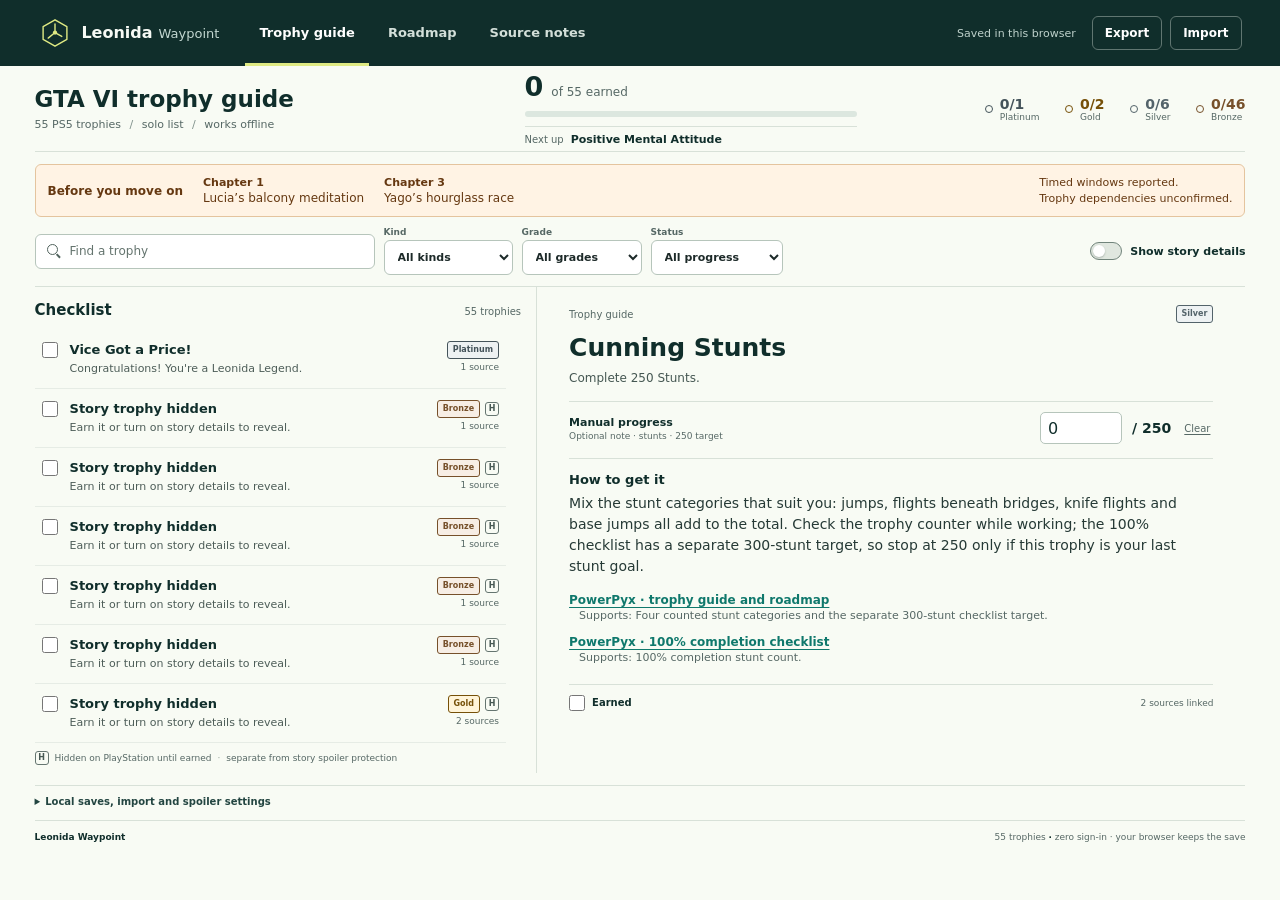
<file: app/index.html>
<!doctype html>
<html lang="en">
<head>
  <meta charset="utf-8">
  <meta name="viewport" content="width=device-width, initial-scale=1">
  <meta name="color-scheme" content="light">
  <meta name="theme-color" content="#102e2b">
  <title>Leonida Waypoint | GTA VI trophy guide</title>
  <link rel="stylesheet" href="style.css">
</head>
<body>
  <a class="skip-link" href="#main">Skip to guide</a>
  <header class="masthead">
    <a class="brand" href="#guide" aria-label="Leonida Waypoint home">
      <svg class="brand-mark" viewBox="0 0 40 40" aria-hidden="true"><path d="M20 4.5 34 12.5v15L20 35.5 6 27.5v-15z"/><path d="M20 9.5v10l8 4.5M12 26l8-6.5"/><circle cx="20" cy="19.5" r="2.5"/></svg>
      <span class="brand-type"><strong>Leonida</strong><span>Waypoint</span></span>
    </a>
    <nav class="primary-nav" aria-label="Guide sections">
      <button class="nav-tab is-active" type="button" data-view="guide" aria-current="page">Trophy guide</button>
      <button class="nav-tab" type="button" data-view="roadmap">Roadmap</button>
      <button class="nav-tab" type="button" data-view="sources">Source notes</button>
    </nav>
    <div class="head-actions">
      <span class="save-state" id="save-state" role="status">Saved in this browser</span>
      <button class="quiet-button" id="export-progress" type="button">Export</button>
      <button class="quiet-button" type="button" id="show-import">Import</button>
    </div>
  </header>

  <main id="main">
    <section class="overview" aria-labelledby="page-title">
      <div class="overview-title">
        <h1 id="page-title">GTA VI trophy guide</h1>
        <p>55 PS5 trophies <span class="separator" aria-hidden="true">/</span> solo list <span class="separator" aria-hidden="true">/</span> works offline</p>
      </div>
      <div class="progress-summary">
        <div class="progress-readout"><strong id="earned-total">0</strong><span>of 55 earned</span></div>
        <div class="progress-track" role="progressbar" aria-label="Trophy progress" aria-valuemin="0" aria-valuemax="55" aria-valuenow="0" id="progress-track"><span id="progress-fill"></span></div>
        <button class="next-up-action" id="next-up-action" type="button" aria-label="Open the next suggested trophy guide"><span>Next up</span><strong id="next-up-name">Loading route</strong></button>
      </div>
      <div class="medal-tally" aria-label="Trophies by grade">
        <span class="medal-count platinum"><i aria-hidden="true"></i><b id="earned-platinum">0/1</b><small>Platinum</small></span>
        <span class="medal-count gold"><i aria-hidden="true"></i><b id="earned-gold">0/2</b><small>Gold</small></span>
        <span class="medal-count silver"><i aria-hidden="true"></i><b id="earned-silver">0/6</b><small>Silver</small></span>
        <span class="medal-count bronze"><i aria-hidden="true"></i><b id="earned-bronze">0/46</b><small>Bronze</small></span>
      </div>
    </section>

    <section class="view-panel" id="guide-view" aria-label="Trophy checklist and guide">
      <aside class="timing-watch" aria-label="Chapter timing precautions">
        <strong>Before you move on</strong>
        <button type="button" data-open-trophy="28"><b>Chapter 1</b><span>Lucia’s balcony meditation</span></button>
        <button type="button" data-open-trophy="25"><b>Chapter 3</b><span>Yago’s hourglass race</span></button>
        <p>Timed windows reported.<br>Trophy dependencies unconfirmed.</p>
      </aside>
      <div class="finder-bar">
        <label class="search-control" for="search-trophies"><span class="search-symbol" aria-hidden="true"></span><span class="visually-hidden">Search visible trophies</span><input id="search-trophies" type="search" placeholder="Find a trophy" autocomplete="off"></label>
        <label class="filter-control"><span>Kind</span><select id="kind-filter"><option value="all">All kinds</option><option value="story">Story</option><option value="missable">Missable</option><option value="collectibles">Collectibles</option><option value="activities">Activities</option><option value="online">Online</option></select></label>
        <label class="filter-control"><span>Grade</span><select id="grade-filter"><option value="all">All grades</option><option value="platinum">Platinum</option><option value="gold">Gold</option><option value="silver">Silver</option><option value="bronze">Bronze</option></select></label>
        <label class="filter-control"><span>Status</span><select id="status-filter"><option value="all">All progress</option><option value="unearned">Not earned</option><option value="earned">Earned</option></select></label>
        <label class="spoiler-control"><input id="spoiler-toggle" type="checkbox"><span class="switch" aria-hidden="true"></span><span>Show story details</span></label>
      </div>
      <div class="workbench">
        <section class="list-pane" aria-labelledby="list-title">
          <div class="pane-heading"><h2 id="list-title">Checklist</h2><span id="result-count">55 trophies</span></div>
          <div class="list-scroll" id="trophy-list" role="list" aria-label="Trophy checklist"></div>
          <div class="empty-results" id="empty-results" hidden>
            <strong>No trophies match those filters.</strong>
            <p>Clear the search and filters to browse your full list.</p>
            <button class="text-button" id="clear-filters" type="button">Clear filters</button>
          </div>
          <p class="list-footnote"><span class="hidden-mark" aria-hidden="true">H</span>Hidden on PlayStation until earned <span class="footnote-divider">·</span> separate from story spoiler protection</p>
        </section>
        <article class="detail-pane" id="trophy-detail" tabindex="-1" aria-live="polite" aria-atomic="true"></article>
      </div>
    </section>

    <section class="view-panel secondary-view" id="roadmap-view" aria-labelledby="roadmap-heading" hidden>
      <div class="section-intro"><p class="section-kicker">A low-risk route</p><h2 id="roadmap-heading">Build progress as you go, clean up after the story</h2><p>The official list has no online trophies. Story-related trophies unlock along the campaign; the cited guides say the 100% checklist remains available in free roam. Keep one manual save before the first chapter closes while the meditation requirement remains uncertain.</p></div>
      <div class="roadmap-benchmarks" aria-label="Trophy and completion thresholds">
        <p><strong>Stunts</strong><span>250 for the trophy <span aria-hidden="true">/</span> 300 for 100%</span><a href="https://www.powerpyx.com/gta-6-100-completion-checklist-guide/" target="_blank" rel="noopener noreferrer">PowerPyx checklist</a></p>
        <p><strong>Challenges</strong><span>50 for the trophy <span aria-hidden="true">/</span> 70 of 80 for 100%</span><a href="https://www.powerpyx.com/gta-6-all-challenges-guide/" target="_blank" rel="noopener noreferrer">PowerPyx challenges</a></p>
        <p><strong>Vehicles</strong><span>100 discoveries <span aria-hidden="true">/</span> 200 base models for 100%</span><a href="https://www.powerpyx.com/gta-6-100-completion-checklist-guide/" target="_blank" rel="noopener noreferrer">PowerPyx checklist</a></p>
        <p><strong>Chapter 3 timing</strong><span>Run Race Against Yago when its hourglass appears; its role in the eight-strand count is unverified.</span><a href="https://outputlag.com/guides/gta-6-missables/" target="_blank" rel="noopener noreferrer">Output Lag timing note</a></p>
      </div>
      <div class="roadmap-flow" id="roadmap-flow"></div>
      <aside class="caution-note"><span class="caution-symbol" aria-hidden="true">!</span><div><strong>Chapter 1 save: keep the time window distinct from the trophy requirement</strong><p>On a morning after <em>Down to Earth</em>, check Jason's kitchen, follow Lucia to the balcony and accept her optional meditation before Chapter 1 ends. The source confirms this session expires after the chapter and adds to the counter; whether it is required for the trophy remains unverified. Keep a Chapter 1 save until confirmed.</p><a href="https://www.powerpyx.com/gta-6-all-meditation-spot-locations/" target="_blank" rel="noopener noreferrer">PowerPyx meditation route</a></div></aside>
    </section>

    <section class="view-panel secondary-view" id="sources-view" aria-labelledby="sources-heading" hidden>
      <div class="section-intro"><p class="section-kicker">Evidence, linked at the point of use</p><h2 id="sources-heading">A guide built from cited pages</h2><p>Every trophy guide names the source behind its actionable steps. Links stay dormant until you choose to open one. The app itself has no analytics, remote fonts, or network calls.</p></div>
      <div class="source-ledger" id="source-ledger"></div>
      <details class="method-note"><summary>How to read the confidence notes</summary><p>Names, descriptions, grades and the trophy count follow the frozen PS5 list in the kit. The app labels time-sensitive or unverified claims instead of silently turning them into requirements. A manual counter is a personal note only; it does not read the console trophy service.</p></details>
    </section>

    <details class="help-strip">
      <summary>Local saves, import and spoiler settings</summary>
      <div class="help-copy"><p>Checklist ticks, optional counters and the spoiler setting are stored in this browser only. Export before changing devices or clearing browser data.</p><p>Import <strong>Merge</strong> combines earned names and keeps the larger value for each counter. <strong>Replace</strong> replaces this browser's tracker. A bad or unsupported file is rejected without changing your save.</p><p>The story switch hides unearned story names, descriptions and guidance in the checklist, search results and roadmap suggestions. The small <span class="hidden-mark" aria-hidden="true">H</span> mark means PlayStation hides that trophy's name until earned; it is a separate flag.</p></div>
    </details>

    <footer class="page-footer"><span>Leonida Waypoint</span><span>55 trophies <span aria-hidden="true">·</span> zero sign-in <span aria-hidden="true">·</span> your browser keeps the save</span></footer>
  </main>

  <dialog id="import-dialog" class="import-dialog" aria-labelledby="import-title">
    <form method="dialog" class="dialog-shell" id="import-form">
      <div class="dialog-top"><div><p class="section-kicker">Bring a save into this browser</p><h2 id="import-title">Import progress</h2></div><button class="icon-button" value="cancel" aria-label="Close import" type="submit">×</button></div>
      <label class="file-choice">Progress file<input id="import-file" type="file" accept=".json,application/json"></label>
      <label class="filter-control import-mode">When names already exist<select id="import-mode"><option value="merge">Merge: keep either earned tick and higher counters</option><option value="replace">Replace: use only the file's progress</option></select></label>
      <p id="import-feedback" class="import-feedback" role="status">Choose a Waypoint progress JSON file.</p>
      <div class="dialog-actions"><button class="quiet-button" type="submit" value="cancel">Cancel</button><button class="primary-button" id="apply-import" type="button" disabled>Apply import</button></div>
    </form>
  </dialog>

  <script src="data/trophies.js"></script>
  <script src="app.js"></script>
</body>
</html>
</file>
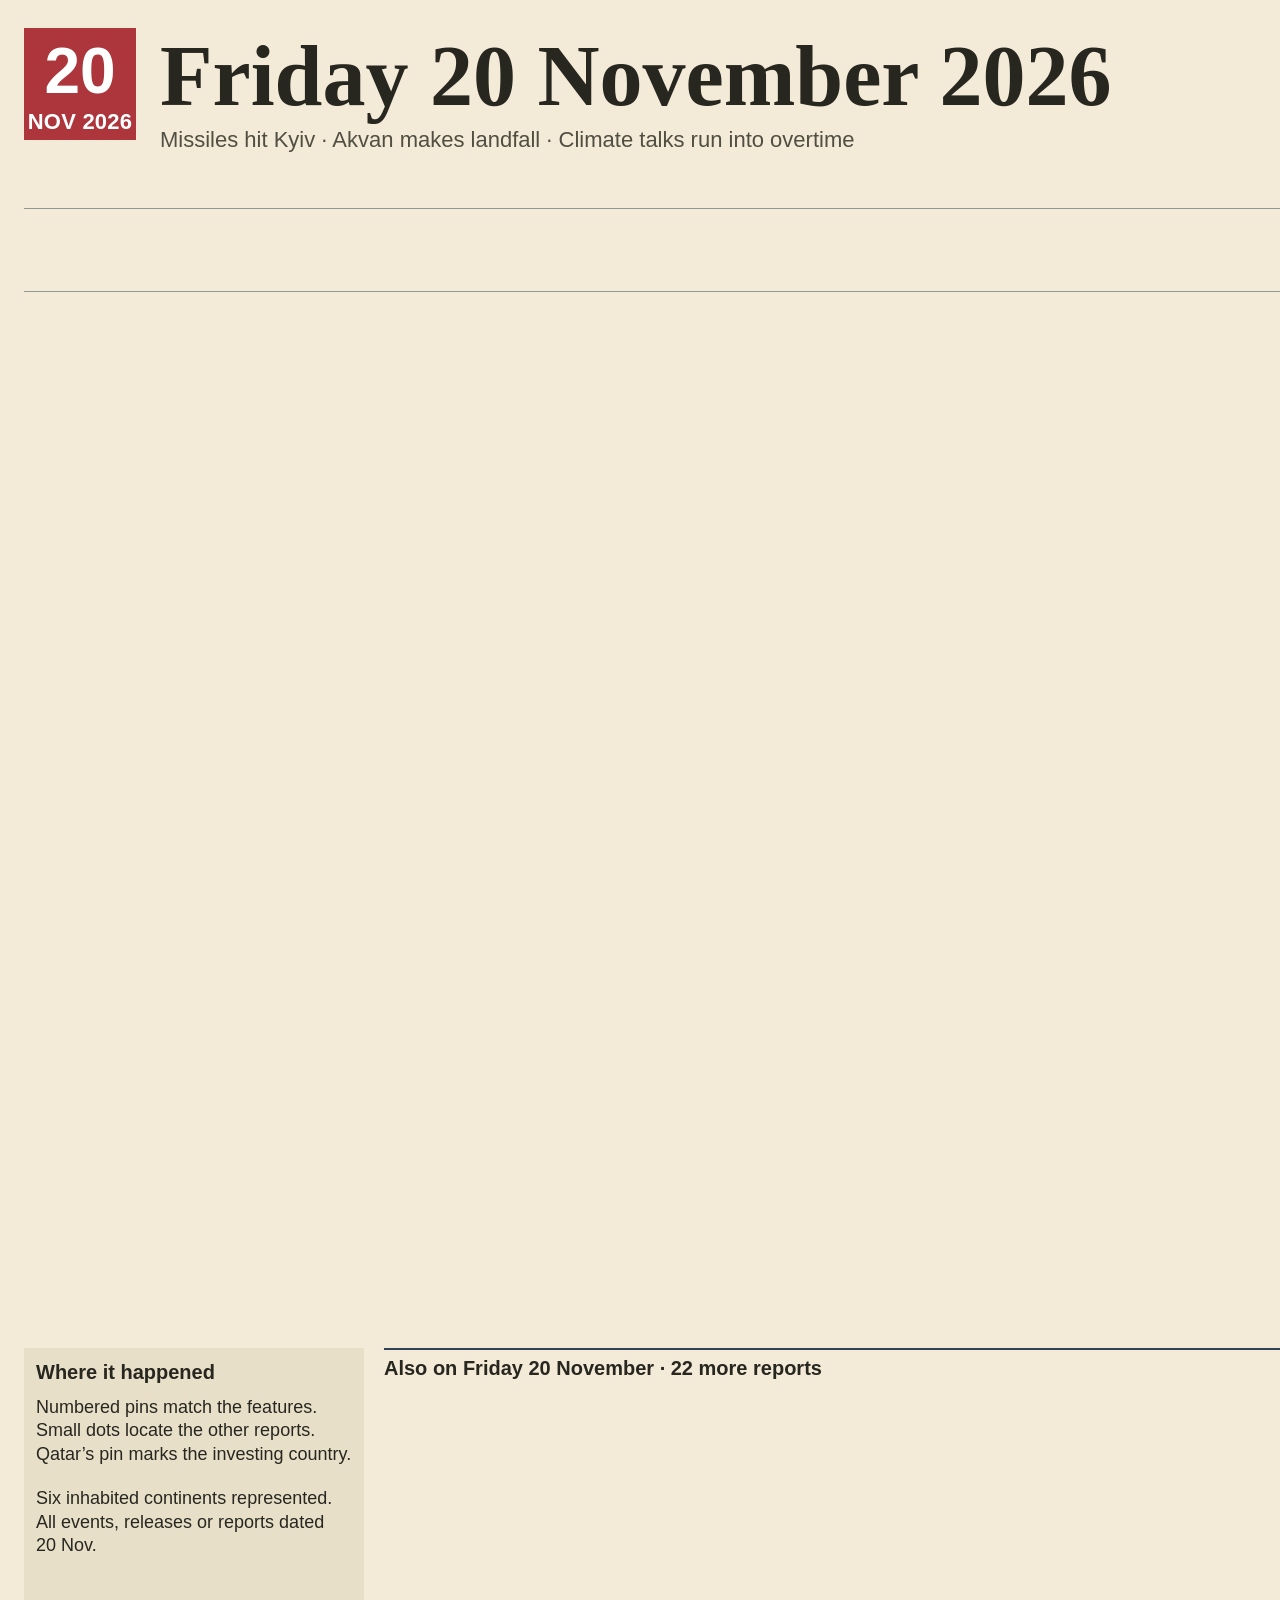
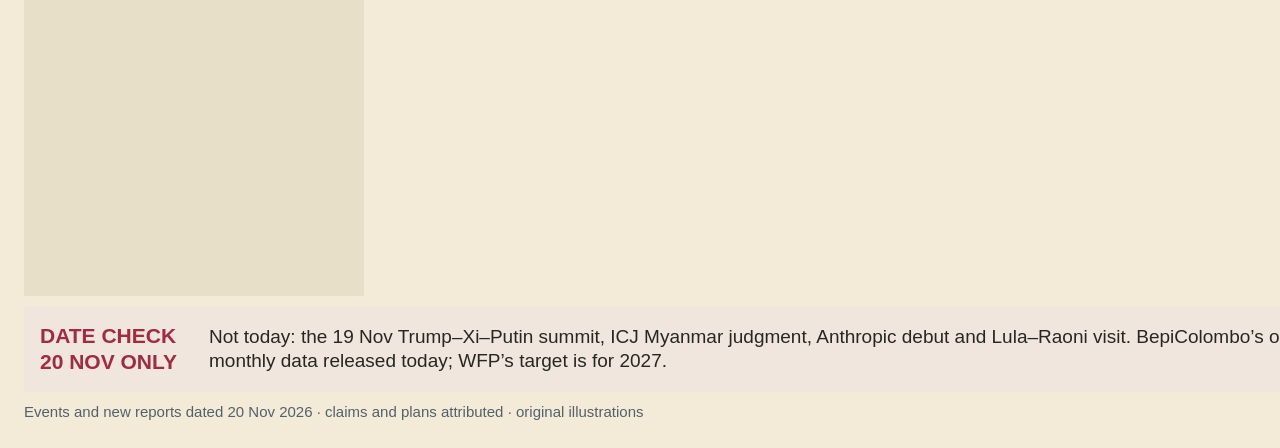
<file: render.html>
<!doctype html>
<html lang="en"><head><meta charset="utf-8"><title>Friday 20 November 2026 · World news</title>
<style>
*{box-sizing:border-box}
html,body{margin:0;padding:0;background:#f3ead8;color:#272720}
body{font-family:Arial,sans-serif}
.page{width:2048px;height:2048px;padding:24px;display:grid;grid-template-rows:134px 30px 84px 456px 280px 280px 548px 86px 22px;gap:10px}
.date-panel{background:#f3ead8;color:#272720;padding:0;display:grid;grid-template-columns:112px 1fr;column-gap:24px;align-content:center}
.calendar{background:#ad363c;color:#fff;display:flex;flex-direction:column;justify-content:center;text-align:center;height:112px}
.calendar strong{font-size:64px;line-height:1.2}
.calendar span{font-size:22px;font-weight:700;letter-spacing:0.01em}
h1{font:700 86px/1.12 Georgia,serif;margin:0;white-space:nowrap}
.date-panel .subline{font-size:22px;line-height:1.25;margin:2px 0 0;color:#514e42}
.regions{display:flex;gap:6px;align-items:stretch}
.region{flex:1;display:flex;justify-content:center;align-items:center;background:var(--region);color:#fff;font-size:19px;font-weight:700;white-space:nowrap}
.figures{display:grid;grid-template-columns:repeat(6,1fr);align-items:center;border-top:1px solid #909a95;border-bottom:1px solid #909a95}
.figure{text-align:center;border-right:1px solid #909a95;display:flex;flex-direction:column;justify-content:center;height:82px}
.figure:last-child{border:0}
.figure strong{font:700 42px/1.2 Georgia,serif;color:#a12940}
.figure span{font-size:20px;line-height:1.4;margin-top:2px}
.stories{display:grid;gap:12px;min-height:0}
.leads{grid-template-columns:1000px 988px;grid-template-rows:222px 222px}
.leads .story:first-child{grid-row:span 2}
.leads .story:not(:first-child){display:grid;grid-template-columns:360px 1fr;align-items:start}
.leads .story:not(:first-child) .scene{height:222px}
.leads .story:not(:first-child) .story-copy{padding:4px 14px}
.leads .story:not(:first-child) h2{font-size:48px;line-height:1.12;margin:6px 0}
.leads .story:not(:first-child) .summary{font-size:21px;line-height:1.3}
.leads .story:not(:first-child) .credit{font-size:18px}
.supporting{grid-template-columns:repeat(4,1fr)}
.story{min-width:0;min-height:0;background:#f3ead8;display:flex;flex-direction:column}
.scene{height:210px;background:#e1d4b6;flex-shrink:0}
.scene svg{height:100%;width:100%;display:block}
.story-copy{padding:8px 9px 4px}
.locator{display:flex;gap:8px;align-items:center;font-size:17px;font-weight:700;line-height:1.4;margin:0;color:var(--region);white-space:nowrap}
.locator .number{display:inline-flex;min-width:22px;justify-content:center;color:#fff;background:var(--region);font-size:17px}
.locator .kind{margin-left:auto;color:#59636c;font-size:14px}
h2{font:700 60px/1.08 Georgia,serif;letter-spacing:-.5px;margin:9px 0}
.summary{font-size:23px;line-height:1.25;margin:0;color:#36444e}
.credit{font-size:19px;font-style:normal;color:#334554;white-space:nowrap}
.leads .summary{font-size:24px;line-height:1.28}
.leads .credit{font-size:21px}
.supporting .scene{height:110px}
.supporting h2{font-size:32px;line-height:1.13;margin:5px 0}
.supporting .story-copy{padding:6px 8px 2px}
.supporting .locator{font-size:15px;line-height:1.4}
.supporting .kind{font-size:12px}
.supporting .summary{font-size:20px;line-height:1.25}
.supporting .credit{font-size:17px}
.lower{display:grid;grid-template-columns:340px 1fr;gap:20px;min-height:0}
.map-panel{background:#e8dfc9;padding:12px;min-width:0}
.panel-title{font-size:20px;line-height:25px;font-weight:700;margin:0 0 8px}
.map{width:calc(100% + 24px);margin:0 -12px}
.map svg{width:100%;display:block}
.map-note{font-size:18px;line-height:1.3;margin:11px 0 0}
.map-legend{display:flex;gap:12px;flex-wrap:wrap;margin-top:10px;font-size:16px}
.map-legend span{display:flex;align-items:center;gap:4px}
.map-legend i{width:10px;height:10px;border-radius:50%;background:var(--region)}
.brief-panel{min-width:0;border-top:2px solid #2c4454;padding-top:6px}
.brief-panel .panel-title{margin-bottom:8px}
.brief-columns{display:grid;grid-template-columns:1fr 1fr;gap:24px}
.brief-column{display:flex;flex-direction:column;gap:3.5px}
.brief{display:flex;gap:8px;font-size:19.5px;line-height:1.35;margin:0;min-width:0}
.brief .number{flex:0 0 26px;color:var(--region);font-weight:700}
.brief .copy{min-width:0}
.brief .credit{font-size:14px}
.ending{white-space:nowrap}
.date-check{background:#f0e6dd;padding:11px 16px;display:grid;grid-template-columns:154px 1fr;gap:15px;align-items:center}
.date-check strong{font-size:21px;line-height:1.25;color:#a12b40}
.date-check p{font-size:19px;line-height:1.28;margin:0}
.footer{display:flex;justify-content:space-between;font-size:15px;line-height:20px;color:#53616b;white-space:nowrap}
a{color:inherit}
</style><style id="gesso-text-wrap">h1,h2,h3{text-wrap:balance}p,li,figcaption,blockquote{text-wrap:pretty}</style>
<style id="gesso-font-smoothing">html{-webkit-font-smoothing:antialiased;-moz-osx-font-smoothing:grayscale}</style>
</head><body><main class="page">
<header class="date-panel"><div class="calendar"><strong>20</strong><span>NOV 2026</span></div><div><h1>Friday 20 November 2026</h1><p class="subline">Missiles hit Kyiv · Akvan makes landfall · Climate talks run into overtime</p></div></header>
<div class="regions"><!-- REGIONS --></div>
<div class="figures"><!-- FIGURES --></div>
<section class="stories leads"><!-- LEADS --></section>
<section class="stories supporting"><!-- SECOND --></section>
<section class="stories supporting"><!-- THIRD --></section>
<section class="lower"><aside class="map-panel"><h3 class="panel-title">Where it happened</h3><div class="map"><!-- MAP --></div><p class="map-note">Numbered pins match the features.<br>Small dots locate the other reports.<br>Qatar’s pin marks the investing country.</p><div class="map-legend"><!-- LEGEND --></div><p class="map-note">Six inhabited continents represented.<br>All events, releases or reports dated 20 Nov.</p></aside><div class="brief-panel"><h3 class="panel-title">Also on Friday 20 November · 22 more reports</h3><div class="brief-columns"><!-- BRIEFS --></div></div></section>
<aside class="date-check"><strong>DATE CHECK<br>20 NOV ONLY</strong><p>Not today: the 19 Nov Trump–Xi–Putin summit, ICJ Myanmar judgment, Anthropic debut and Lula–Raoni visit. BepiColombo’s orbit entry is planned for 21 Nov, not yet completed. Japan and Canada figures are monthly data released today; WFP’s target is for 2027.</p></aside>
<footer class="footer"><span>Events and new reports dated 20 Nov 2026 · claims and plans attributed · original illustrations</span><span>Sources: Reuters · AP · Al Jazeera · Guardian · WFP · BBC · UNESCO · UNICEF · Anadolu · Watchers</span></footer>
</main></body></html>
</file>
<file: app/style.css>
:root {
  color-scheme: light;
  --petrol: #102e2b;
  --petrol-soft: #234541;
  --turquoise: #0f786c;
  --turquoise-pale: #e5f2ef;
  --chartreuse: #dfea83;
  --warning: #944b17;
  --warning-wash: #fff3e4;
  --ink: #1d2a29;
  --muted: #566865;
  --paper: #f8fbf4;
  --surface: #ffffff;
  --surface-cool: #f0f5ef;
  --line: #d8e1d8;
  --line-dark: #b6c5bb;
  --focus: #075ee8;
  --platinum: #44535a;
  --gold: #765008;
  --silver: #53636a;
  --bronze: #76502a;
  --page-max: 1500px;
  font-family: "Aptos", "Segoe UI", system-ui, sans-serif;
  font-synthesis: none;
  text-rendering: optimizeLegibility;
  -webkit-font-smoothing: antialiased;
  -moz-osx-font-smoothing: grayscale;
  background: var(--paper);
  color: var(--ink);
}

* { box-sizing: border-box; }
html { min-width: 320px; scroll-behavior: smooth; scrollbar-color: #8ca7a0 var(--surface-cool); }
body { margin: 0; min-height: 100vh; background: var(--paper); }
button, input, select { font: inherit; }
button { color: inherit; }
a { color: var(--turquoise); text-decoration-thickness: 1px; text-underline-offset: 3px; }
a:hover { color: var(--petrol); }
::selection { background: var(--chartreuse); color: var(--petrol); }
:focus-visible { outline: 3px solid var(--focus); outline-offset: 3px; }
[hidden] { display: none !important; }

.skip-link { position: absolute; z-index: 5; top: 8px; left: 8px; padding: 10px 14px; background: var(--surface); color: var(--petrol); transform: translateY(-150%); }
.skip-link:focus { transform: translateY(0); }
.masthead { min-height: 66px; display: flex; align-items: center; gap: 26px; padding: 0 clamp(18px, 3vw, 46px); background: var(--petrol); color: #f7faf5; }
.brand { display: flex; align-items: center; gap: 9px; color: inherit; text-decoration: none; flex: 0 0 auto; }
.brand:hover { color: var(--chartreuse); }
.brand-mark { width: 34px; height: 34px; fill: none; stroke: var(--chartreuse); stroke-width: 1.65; stroke-linecap: round; stroke-linejoin: round; }
.brand-mark circle { fill: var(--chartreuse); stroke: none; }
.brand-type { display: flex; align-items: baseline; gap: 6px; font-size: 16px; line-height: 1; letter-spacing: 0; }
.brand-type strong { font-weight: 750; }
.brand-type span { color: #c3d7d1; font-size: 13px; font-weight: 500; }
.primary-nav { display: flex; height: 66px; align-items: stretch; gap: 5px; }
.nav-tab { border: 0; border-bottom: 3px solid transparent; padding: 2px 14px 0; background: transparent; color: #d3dfd9; font-size: 13px; font-weight: 650; cursor: pointer; }
.nav-tab:hover { color: #fff; background: rgba(255,255,255,.055); }
.nav-tab.is-active { border-bottom-color: var(--chartreuse); color: #fff; }
.head-actions { margin-left: auto; display: flex; align-items: center; gap: 8px; }
.save-state { margin-right: 8px; color: #bed1cb; font-size: 11px; white-space: nowrap; }
.save-state.is-error { color: #ffe0b8; }
.quiet-button, .primary-button { min-height: 34px; border: 1px solid var(--line-dark); border-radius: 6px; padding: 6px 12px; background: var(--surface); color: var(--petrol); font-size: 12px; font-weight: 700; cursor: pointer; }
.quiet-button:hover { border-color: var(--chartreuse); background: #f0f5d4; }
.masthead .quiet-button { border-color: #607671; background: transparent; color: #fff; }
.masthead .quiet-button:hover { border-color: var(--chartreuse); background: rgba(223,234,131,.12); }
.primary-button { border-color: var(--turquoise); background: var(--turquoise); color: #fff; }
.primary-button:hover:not(:disabled) { border-color: var(--petrol); background: var(--petrol); }
button:disabled { opacity: .48; cursor: not-allowed; }

main { max-width: var(--page-max); margin: 0 auto; padding: 0 clamp(16px, 2.7vw, 40px) 26px; }
.overview { min-height: 86px; display: grid; grid-template-columns: minmax(230px, 1fr) minmax(200px, .72fr) minmax(220px, .78fr); align-items: center; gap: 28px; border-bottom: 1px solid var(--line); }
.overview-title h1 { margin: 0 0 5px; color: var(--petrol); font-size: 23px; font-weight: 720; letter-spacing: 0; line-height: 1.15; }
.overview-title p { margin: 0; color: var(--muted); font-size: 11px; }
.separator { margin: 0 5px; color: #81928c; }
.progress-summary { display: grid; gap: 9px; }
.progress-readout { display: flex; align-items: baseline; gap: 8px; }
.progress-readout strong { color: var(--petrol); font-size: 27px; font-weight: 750; font-variant-numeric: tabular-nums; letter-spacing: 0; }
.progress-readout span { color: var(--muted); font-size: 12px; }
.progress-track { height: 6px; border-radius: 5px; background: #dce7df; overflow: hidden; }
.progress-track span { display: block; width: 0; height: 100%; border-radius: inherit; background: var(--turquoise); transition: width 180ms ease-out; }
.next-up-action { min-width: 0; display: flex; align-items: baseline; gap: 7px; border: 0; border-top: 1px solid var(--line); padding: 6px 0 0; background: transparent; color: var(--turquoise); text-align: left; cursor: pointer; }
.next-up-action span { flex: 0 0 auto; color: var(--muted); font-size: 10px; }
.next-up-action strong { min-width: 0; overflow: hidden; color: var(--petrol); font-size: 11px; font-weight: 700; text-overflow: ellipsis; white-space: nowrap; }
.next-up-action:hover strong { color: var(--turquoise); text-decoration: underline; text-underline-offset: 2px; }
.next-up-action:disabled { color: var(--muted); cursor: default; }
.next-up-action:disabled strong { color: var(--muted); }
.medal-tally { display: flex; justify-content: flex-end; gap: clamp(12px, 2vw, 27px); }
.medal-count { display: grid; grid-template-columns: 10px auto; column-gap: 5px; align-items: baseline; color: var(--ink); }
.medal-count i { width: 8px; height: 8px; border: 1px solid currentColor; border-radius: 50%; grid-row: 1 / span 2; align-self: center; }
.medal-count b { font-size: 14px; font-variant-numeric: tabular-nums; }
.medal-count small { grid-column: 2; color: var(--muted); font-size: 9px; }
.medal-count.platinum { color: var(--platinum); }
.medal-count.gold { color: var(--gold); }
.medal-count.silver { color: var(--silver); }
.medal-count.bronze { color: var(--bronze); }

.view-panel { padding-top: 12px; }
.timing-watch { display: flex; flex-wrap: wrap; align-items: center; gap: 12px 20px; border: 1px solid #e4c49e; border-radius: 6px; margin: 0 0 10px; padding: 9px 12px; background: var(--warning-wash); color: #653811; }
.timing-watch > strong { font-size: 12px; }
.timing-watch button { display: grid; gap: 2px; border: 0; padding: 2px 0; background: none; color: inherit; text-align: left; cursor: pointer; }
.timing-watch button b { font-size: 11px; }
.timing-watch button span { font-size: 12px; }
.timing-watch button:hover span { text-decoration: underline; text-underline-offset: 3px; }
.timing-watch p { margin: 0 0 0 auto; font-size: 11px; line-height: 1.4; }
.row-watch { display: block; margin-top: 4px; color: #7c3d10; font-size: 11px; font-weight: 700; }
.guide-overview { margin-top: 14px; font-size: 12px; color: var(--petrol); }
.guide-overview summary { cursor: pointer; font-weight: 650; }
.guide-overview .guide-copy { margin-top: 9px; }
.source-check { display: grid; grid-template-columns: repeat(2, minmax(0, 1fr)); gap: 10px 18px; border: 1px solid #e4c49e; border-radius: 5px; margin-top: 9px; padding: 10px; background: var(--warning-wash); color: #653811; }
.source-check strong { font-size: 12px; }
.source-check p { margin: 4px 0; font-size: 12px; line-height: 1.4; }
.source-check a { font-size: 11px; font-weight: 650; }
.counter-target { color: var(--petrol); font-size: 14px; font-weight: 650; font-variant-numeric: tabular-nums; }
.roadmap-sources { display: grid; gap: 4px; margin-top: 8px; }
.roadmap-sources a { width: fit-content; font-size: 11px; }
.roadmap-browse { margin-top: 12px; color: var(--petrol); font-size: 11px; }
.roadmap-browse summary { cursor: pointer; font-weight: 650; }
.finder-bar { min-height: 48px; display: flex; align-items: center; gap: 9px; border-bottom: 1px solid var(--line); padding: 0 0 11px; }
.search-control { min-width: 190px; max-width: 340px; flex: 1; position: relative; }
.search-control input { width: 100%; height: 35px; border: 1px solid var(--line-dark); border-radius: 6px; padding: 0 12px 0 34px; background: var(--surface); color: var(--ink); font-size: 12px; }
.search-control input::placeholder { color: #64746e; opacity: 1; }
.search-symbol { position: absolute; z-index: 1; top: 10px; left: 12px; width: 11px; height: 11px; border: 1.6px solid #51635d; border-radius: 50%; }
.search-symbol::after { position: absolute; right: -4px; bottom: -3px; width: 5px; height: 1.5px; background: #51635d; transform: rotate(46deg); content: ""; }
.filter-control { display: grid; gap: 3px; color: var(--muted); font-size: 9px; font-weight: 700; }
.filter-control select { min-width: 112px; height: 35px; border: 1px solid var(--line-dark); border-radius: 6px; padding: 0 26px 0 9px; background-color: var(--surface); color: var(--ink); font-size: 11px; font-weight: 550; }
.spoiler-control { min-height: 35px; display: flex; align-items: center; gap: 8px; margin-left: auto; color: var(--petrol); font-size: 11px; font-weight: 650; cursor: pointer; white-space: nowrap; }
.spoiler-control input { position: absolute; width: 1px; height: 1px; clip: rect(0,0,0,0); }
.switch { width: 32px; height: 18px; position: relative; border: 1px solid #71847b; border-radius: 10px; background: #e0e7df; transition: background-color 150ms ease-out; }
.switch::after { position: absolute; top: 2px; left: 2px; width: 12px; height: 12px; border-radius: 50%; background: #fff; box-shadow: 0 1px 2px #1d2a2940; transition: transform 150ms ease-out; content: ""; }
.spoiler-control input:checked + .switch { border-color: var(--turquoise); background: var(--turquoise); }
.spoiler-control input:checked + .switch::after { transform: translateX(14px); }
.spoiler-control input:focus-visible + .switch { outline: 3px solid var(--focus); outline-offset: 3px; }

.workbench { min-height: 420px; height: min(54vh, 520px); display: grid; grid-template-columns: minmax(360px, .83fr) minmax(0, 1.17fr); gap: 0; }
.list-pane { min-height: 0; display: flex; flex-direction: column; border-right: 1px solid var(--line); padding: 14px 15px 0 0; }
.pane-heading { min-height: 29px; display: flex; justify-content: space-between; align-items: baseline; gap: 10px; }
.pane-heading h2 { margin: 0; color: var(--petrol); font-size: 15px; font-weight: 720; letter-spacing: 0; }
.pane-heading span { color: var(--muted); font-size: 10px; font-variant-numeric: tabular-nums; }
.list-scroll { min-height: 0; flex: 1; overflow: auto; overscroll-behavior: contain; scrollbar-gutter: stable; }
.trophy-row { min-height: 59px; display: grid; grid-template-columns: 24px minmax(0, 1fr) 82px; align-items: start; gap: 8px; border-bottom: 1px solid #e6ece5; padding: 9px 7px 8px 3px; }
.trophy-row:hover { background: #eff5ef; }
.trophy-row.is-selected { background: var(--turquoise-pale); }
.earned-control { display: grid; place-items: center; padding-top: 3px; }
.earned-control input { width: 16px; height: 16px; margin: 0; accent-color: var(--turquoise); cursor: pointer; }
.row-title { min-width: 0; border: 0; padding: 0; background: transparent; color: var(--petrol); text-align: left; font-size: 13px; font-weight: 700; line-height: 1.3; cursor: pointer; }
.row-title:hover { color: var(--turquoise); text-decoration: underline; text-underline-offset: 2px; }
.row-description { display: block; margin-top: 3px; color: #4d5d58; font-size: 11px; line-height: 1.35; }
.row-meta { display: grid; justify-items: end; gap: 4px; padding-top: 2px; }
.row-marks { display: flex; align-items: center; gap: 5px; }
.row-source-count { color: var(--muted); font-size: 9px; line-height: 1.1; white-space: nowrap; }
.grade-badge { display: inline-flex; align-items: center; min-height: 18px; border: 1px solid currentColor; border-radius: 3px; padding: 1px 5px; font-size: 8px; font-weight: 750; line-height: 1; text-transform: capitalize; white-space: nowrap; }
.grade-badge.platinum { color: var(--platinum); background: #edf1f2; }
.grade-badge.gold { color: var(--gold); background: #fff4d8; }
.grade-badge.silver { color: var(--silver); background: #eef2f3; }
.grade-badge.bronze { color: var(--bronze); background: #f7eee5; }
.hidden-mark { display: inline-grid; width: 14px; height: 14px; place-items: center; border: 1px solid #657570; border-radius: 3px; color: #475954; font-size: 8px; font-weight: 800; line-height: 1; }
.list-footnote { display: flex; align-items: center; gap: 6px; min-height: 30px; margin: 0; color: var(--muted); font-size: 9px; }
.footnote-divider { color: #96a49b; }
.empty-results { margin: auto; padding: 26px 18px; color: var(--petrol); font-size: 12px; }
.empty-results p { color: var(--muted); }
.text-button { border: 0; padding: 3px 0; background: none; color: var(--turquoise); text-decoration: underline; text-underline-offset: 3px; cursor: pointer; }

.detail-pane { min-width: 0; min-height: 0; overflow: auto; overscroll-behavior: contain; padding: 18px clamp(18px, 2.5vw, 36px) 20px; }
.detail-topline { display: flex; align-items: center; gap: 7px; color: var(--muted); font-size: 10px; }
.detail-topline .grade-badge { margin-left: auto; }
.detail-pane h2 { max-width: 720px; margin: 11px 0 7px; color: var(--petrol); font-size: 25px; line-height: 1.13; letter-spacing: 0; text-wrap: balance; }
.official-description { max-width: 68ch; margin: 0; color: #455752; font-size: 12px; line-height: 1.5; }
.detail-rule { border: 0; border-top: 1px solid var(--line); margin: 14px 0 13px; }
.guide-heading { margin: 0 0 6px; color: var(--petrol); font-size: 13px; font-weight: 730; }
.guide-copy { max-width: 70ch; margin: 0; color: #263a36; font-size: 14px; line-height: 1.5; }
.confidence-note { display: flex; align-items: flex-start; gap: 7px; border: 1px solid #e4c49e; border-radius: 5px; margin: 10px 0 0; padding: 8px 10px; background: var(--warning-wash); color: #653811; font-size: 12px; line-height: 1.45; }
.confidence-note strong { color: var(--warning); flex: 0 0 66px; }
.detail-citations { display: grid; gap: 5px; margin-top: 12px; }
.citation-link { width: fit-content; display: inline-flex; align-items: baseline; gap: 5px; color: var(--turquoise); font-size: 12px; font-weight: 690; }
.citation-scope { display: block; margin: 1px 0 2px 10px; color: var(--muted); font-size: 11px; line-height: 1.35; }
.guide-steps { display: grid; gap: 8px; margin: 11px 0 0; padding: 0; list-style: none; }
.guide-steps li { display: grid; grid-template-columns: 21px minmax(0, 1fr); gap: 8px; align-items: start; }
.guide-step-number { width: 19px; height: 19px; display: grid; place-items: center; border: 1px solid var(--turquoise); border-radius: 50%; color: var(--turquoise); font-size: 10px; font-weight: 750; font-variant-numeric: tabular-nums; }
.guide-step-copy { margin: 0; color: #263a36; font-size: 12px; line-height: 1.4; }
.guide-step-source { display: inline-block; margin-top: 3px; color: var(--turquoise); font-size: 11px; font-weight: 700; }
.counter-box { display: flex; flex-wrap: wrap; align-items: center; gap: 10px; border-top: 1px solid var(--line); margin-top: 14px; padding-top: 10px; }
.counter-copy { display: grid; gap: 2px; margin-right: auto; }
.counter-copy strong { color: var(--petrol); font-size: 11px; }
.counter-copy span { color: var(--muted); font-size: 9px; }
.counter-box input { width: 82px; height: 32px; border: 1px solid var(--line-dark); border-radius: 5px; padding: 4px 7px; color: var(--petrol); font-variant-numeric: tabular-nums; }
.counter-clear { border: 0; padding: 3px; background: none; color: var(--muted); font-size: 10px; text-decoration: underline; text-underline-offset: 2px; cursor: pointer; }
.detail-footer { display: flex; flex-wrap: wrap; align-items: center; gap: 8px; margin-top: 16px; padding-top: 10px; border-top: 1px solid var(--line); }
.earned-detail { display: inline-flex; align-items: center; gap: 7px; color: var(--petrol); font-size: 10px; font-weight: 680; cursor: pointer; }
.earned-detail input { width: 16px; height: 16px; margin: 0; accent-color: var(--turquoise); }
.detail-meta { margin-left: auto; color: var(--muted); font-size: 9px; }
.masked-detail { display: grid; align-content: center; justify-items: start; min-height: 280px; }
.masked-detail h2 { font-size: 22px; }
.masked-detail p { max-width: 42ch; color: var(--muted); font-size: 12px; line-height: 1.5; }
.masked-detail .earned-detail { margin-top: 8px; }

.secondary-view { min-height: 520px; padding: 27px 0 34px; }
.section-intro { max-width: 760px; margin-bottom: 22px; }
.section-kicker { margin: 0 0 6px; color: var(--turquoise); font-size: 10px; font-weight: 750; }
.section-intro h2 { margin: 0 0 8px; color: var(--petrol); font-size: 27px; line-height: 1.15; letter-spacing: 0; text-wrap: balance; }
.section-intro > p:last-child { max-width: 72ch; margin: 0; color: var(--muted); font-size: 12px; line-height: 1.55; }
.roadmap-flow { display: grid; grid-template-columns: repeat(3, minmax(0, 1fr)); gap: 0; border-top: 1px solid var(--line-dark); border-bottom: 1px solid var(--line-dark); }
.roadmap-benchmarks { display: grid; grid-template-columns: repeat(4, minmax(0, 1fr)); gap: 14px; border: 1px solid var(--line); border-radius: 6px; margin: 0 0 18px; padding: 11px 14px; background: var(--surface); }
.roadmap-benchmarks p { display: grid; align-content: start; gap: 3px; margin: 0; color: #374a45; font-size: 11px; line-height: 1.4; }
.roadmap-benchmarks strong { color: var(--petrol); font-size: 12px; }
.roadmap-benchmarks a { width: fit-content; margin-top: 2px; font-size: 11px; font-weight: 700; }
.roadmap-stop { min-height: 190px; padding: 18px 22px 20px 0; }
.roadmap-stop + .roadmap-stop { border-left: 1px solid var(--line); padding-left: 22px; }
.roadmap-step { display: inline-grid; width: 27px; height: 27px; place-items: center; border: 1px solid var(--turquoise); border-radius: 50%; color: var(--turquoise); font-size: 11px; font-weight: 750; font-variant-numeric: tabular-nums; }
.roadmap-stop h3 { margin: 11px 0 7px; color: var(--petrol); font-size: 16px; letter-spacing: 0; }
.roadmap-stop p { max-width: 49ch; margin: 0; color: #455752; font-size: 11px; line-height: 1.55; }
.roadmap-stop .roadmap-status { display: block; margin-top: 10px; color: var(--muted); font-size: 9px; }
.roadmap-trophies { display: flex; flex-wrap: wrap; gap: 5px; margin-top: 11px; }
.roadmap-chip { border: 1px solid var(--line-dark); border-radius: 4px; padding: 4px 6px; background: var(--surface); color: var(--petrol); font-size: 9px; cursor: pointer; }
.roadmap-chip:hover { border-color: var(--turquoise); color: var(--turquoise); }
.caution-note { display: flex; gap: 12px; max-width: 900px; border: 1px solid #e4c49e; border-radius: 7px; margin-top: 20px; padding: 13px 16px; background: var(--warning-wash); color: #492e19; }
.caution-symbol { flex: 0 0 22px; width: 22px; height: 22px; display: grid; place-items: center; border: 1.5px solid var(--warning); border-radius: 50%; color: var(--warning); font-size: 12px; font-weight: 800; }
.caution-note strong { color: #603710; font-size: 12px; }
.caution-note p { margin: 4px 0 5px; font-size: 10px; line-height: 1.5; }
.caution-note a { font-size: 10px; font-weight: 700; }
.source-ledger { display: grid; grid-template-columns: repeat(2, minmax(0, 1fr)); column-gap: 32px; border-top: 1px solid var(--line-dark); }
.source-entry { display: grid; grid-template-columns: 28px minmax(0, 1fr); gap: 9px; border-bottom: 1px solid var(--line); padding: 12px 0; }
.source-index { color: var(--muted); font-size: 10px; font-variant-numeric: tabular-nums; }
.source-entry a { font-size: 12px; font-weight: 720; }
.source-entry p { margin: 4px 0 0; color: var(--muted); font-size: 10px; line-height: 1.45; }
.source-coverage { margin-top: 7px; color: var(--petrol); font-size: 10px; }
.source-coverage summary { width: fit-content; cursor: pointer; font-weight: 650; }
.source-trophies { display: flex; flex-wrap: wrap; gap: 5px 9px; margin-top: 6px; }
.source-trophies button { border: 0; border-bottom: 1px solid var(--line-dark); padding: 1px 0; background: none; color: var(--turquoise); font: inherit; text-align: left; cursor: pointer; }
.source-trophies button:hover { color: var(--petrol); border-color: var(--turquoise); }
.method-note { max-width: 900px; margin-top: 20px; border: 1px solid var(--line); border-radius: 6px; padding: 10px 13px; background: var(--surface); color: var(--petrol); }
.method-note summary { font-size: 11px; font-weight: 700; cursor: pointer; }
.method-note p { max-width: 76ch; margin: 9px 0 2px; color: var(--muted); font-size: 10px; line-height: 1.55; }
.help-strip { border-top: 1px solid var(--line); margin-top: 12px; padding-top: 10px; }
.help-strip summary { width: fit-content; color: var(--petrol-soft); font-size: 10px; font-weight: 700; cursor: pointer; }
.help-copy { max-width: 920px; display: grid; grid-template-columns: repeat(3, minmax(0, 1fr)); gap: 20px; padding: 2px 0 3px; }
.help-copy p { margin: 8px 0 0; color: var(--muted); font-size: 9px; line-height: 1.5; }
.help-copy strong { color: var(--petrol); }
.page-footer { display: flex; justify-content: space-between; gap: 12px; border-top: 1px solid var(--line); margin-top: 13px; padding-top: 11px; color: var(--muted); font-size: 9px; }
.page-footer span:first-child { color: var(--petrol); font-weight: 740; }
.import-dialog { width: min(94vw, 460px); border: 1px solid var(--line-dark); border-radius: 9px; padding: 0; background: var(--paper); color: var(--ink); box-shadow: 0 18px 55px #102e2b38; }
.import-dialog::backdrop { background: #102e2b78; }
.dialog-shell { padding: 20px; }
.dialog-top { display: flex; justify-content: space-between; gap: 12px; margin-bottom: 17px; }
.dialog-top h2 { margin: 0; color: var(--petrol); font-size: 20px; }
.icon-button { width: 32px; height: 32px; border: 1px solid var(--line); border-radius: 5px; background: var(--surface); color: var(--petrol); font-size: 21px; cursor: pointer; }
.file-choice { display: grid; gap: 6px; color: var(--petrol); font-size: 11px; font-weight: 700; }
.file-choice input { max-width: 100%; margin-top: 3px; color: var(--ink); font-size: 11px; }
.import-mode { margin-top: 13px; font-size: 10px; }
.import-mode select { width: 100%; height: auto; min-height: 38px; white-space: normal; }
.import-feedback { min-height: 22px; margin: 11px 0; color: var(--muted); font-size: 10px; line-height: 1.4; }
.import-feedback.is-error { color: #7c260d; }
.import-feedback.is-good { color: #135d4b; }
.dialog-actions { display: flex; justify-content: flex-end; gap: 8px; padding-top: 10px; border-top: 1px solid var(--line); }
.visually-hidden { position: absolute; width: 1px; height: 1px; padding: 0; margin: -1px; overflow: hidden; clip: rect(0,0,0,0); white-space: nowrap; border: 0; }

@media (max-width: 980px) {
  .masthead { flex-wrap: wrap; gap: 8px 18px; padding-top: 8px; }
  .primary-nav { height: 48px; order: 3; width: 100%; }
  .head-actions { margin-left: auto; }
  .overview { grid-template-columns: minmax(200px, 1fr) minmax(180px, .8fr); gap: 14px 24px; padding: 12px 0; }
  .medal-tally { grid-column: 1 / -1; justify-content: flex-start; }
  .workbench { grid-template-columns: minmax(310px, .88fr) minmax(0, 1.12fr); }
  .finder-bar { flex-wrap: wrap; }
  .search-control { flex-basis: 100%; max-width: none; }
  .spoiler-control { margin-left: 5px; }
  .roadmap-benchmarks { grid-template-columns: repeat(2, minmax(0, 1fr)); }
}
@media (max-width: 720px) {
  main { padding-right: 14px; padding-left: 14px; }
  .masthead { padding-right: 14px; padding-left: 14px; }
  .brand-type { display: grid; gap: 2px; }
  .save-state { display: none; }
  .overview { grid-template-columns: 1fr auto; }
  .overview-title h1 { font-size: 20px; }
  .progress-summary { justify-items: end; }
  .progress-track { width: min(36vw, 190px); }
  .medal-tally { gap: 17px; }
  .finder-bar { gap: 7px; }
  .filter-control { flex: 1; min-width: 100px; }
  .filter-control select { width: 100%; min-width: 0; }
  .spoiler-control { flex: 1 0 100%; margin: 4px 0 0; }
  .timing-watch { gap: 10px 16px; }
  .timing-watch > strong { flex-basis: 100%; }
  .timing-watch p { flex-basis: 100%; margin: 0; }
  .source-check { grid-template-columns: 1fr; }
  .workbench { height: auto; min-height: 0; display: flex; flex-direction: column; }
  .list-pane { min-height: 285px; max-height: 47vh; border-right: 0; border-bottom: 1px solid var(--line); padding-right: 0; }
  .detail-pane { min-height: 340px; overflow: visible; padding: 18px 2px 22px; }
  .roadmap-flow { grid-template-columns: 1fr; }
  .roadmap-benchmarks { grid-template-columns: 1fr; }
  .roadmap-stop { min-height: 0; padding: 15px 0; }
  .roadmap-stop + .roadmap-stop { border-top: 1px solid var(--line); border-left: 0; padding-left: 0; }
  .source-ledger { grid-template-columns: 1fr; }
  .help-copy { grid-template-columns: 1fr; gap: 1px; }
  .page-footer { align-items: flex-start; flex-direction: column; gap: 5px; }
}
@media (max-width: 410px) {
  .brand-mark { width: 29px; height: 29px; }
  .brand-type strong { font-size: 14px; }
  .brand-type span { font-size: 11px; }
  .head-actions { gap: 5px; }
  .masthead .quiet-button { padding: 5px 8px; font-size: 10px; }
  .primary-nav { gap: 0; }
  .nav-tab { flex: 1; padding: 0 5px; font-size: 11px; }
  .medal-tally { gap: 11px; }
  .medal-count small { font-size: 8px; }
  .row-description { font-size: 9px; }
  .trophy-row { grid-template-columns: 21px minmax(0, 1fr) 74px; gap: 6px; }
}
@media (prefers-reduced-motion: reduce) {
  *, *::before, *::after { scroll-behavior: auto !important; transition-duration: .01ms !important; animation-duration: .01ms !important; animation-iteration-count: 1 !important; }
}
</file>
